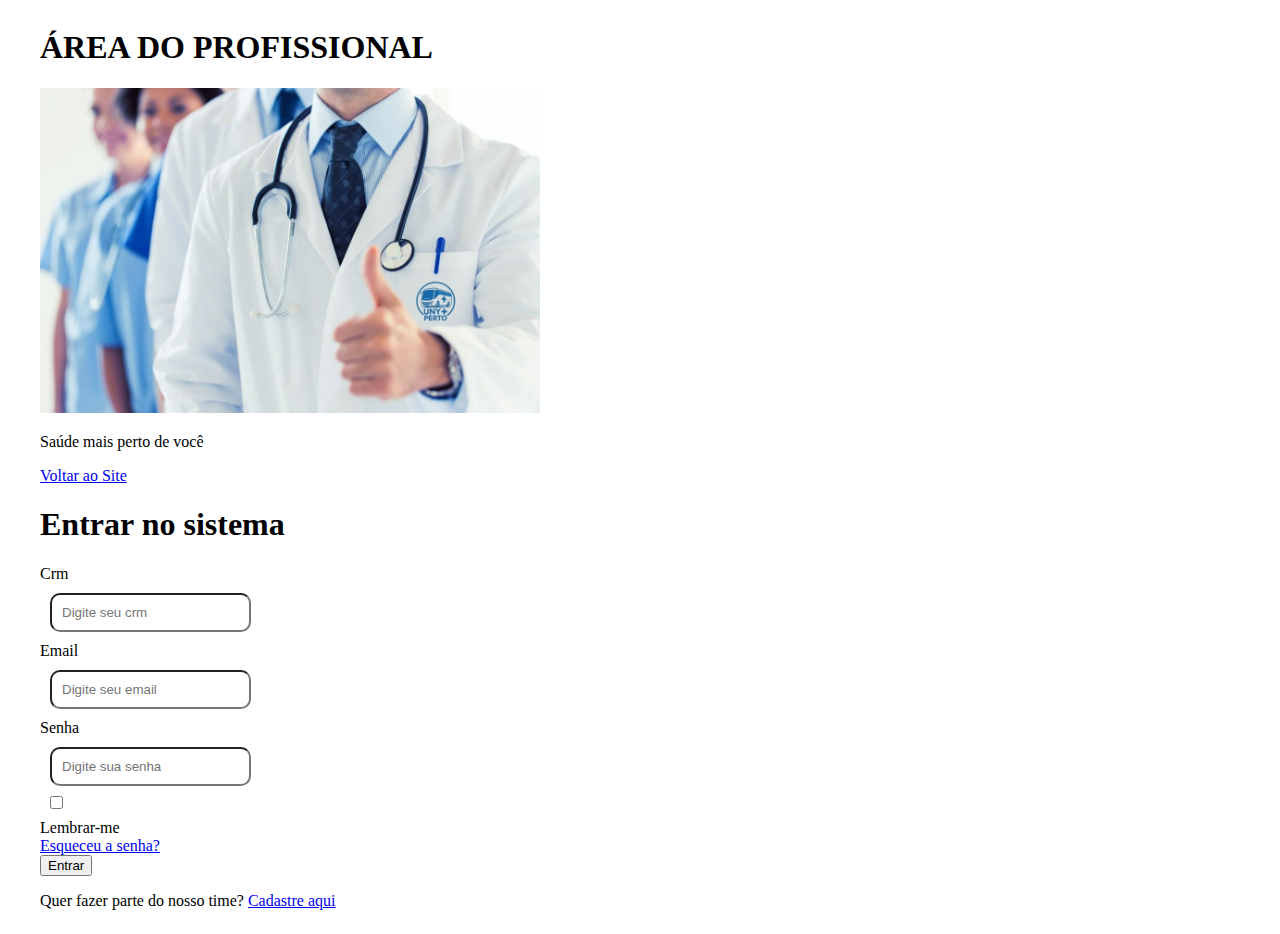
<file: templates/areaprofissional.html>
<!DOCTYPE html>
<html lang="pt-BR">
<head>
    <meta charset="UTF-8">
    <meta name="viewport" content="width=device-width, initial-scale=1.0">
    <title>Login</title>
    <link rel="stylesheet" href="../src/styles/login.css">
</head>
<body>
    <main>
        <div class="container">
            <section class="ladoesquerdo">
                <h1>ÁREA DO PROFISSIONAL</h1>
                <img src="../image/areaprofissional1.jpg" alt="onibusmedico">
                <p>Saúde mais perto de você</p>
                <a href="../index.html">Voltar ao Site</a>
            </section>

            <section class="ladodireito">
                <h1>Entrar no sistema</h1>

                <form>
                    <div class="form-group">
                        <label for="usuario">Crm</label>
                        <input type="text" placeholder="Digite seu crm">
                    </div>
                      <div class="form-group">
                        <label for="usuario">Email</label>
                        <input type="email" placeholder="Digite seu email">
                    </div>
                    <div class="form-group">
                        <label for="senha">Senha</label>
                        <input type="password" placeholder="Digite sua senha">
                    </div>
                    <div class="checkbox-group">
                        <div>
                        <input type="checkbox">
                        <label for="lembrar">Lembrar-me</label>
                        </div>
                        <a href="#">Esqueceu a senha?</a>
                        
                    </div>
                    
                    <button class="btn-default" type="submit">Entrar</button>

                    <p>Quer fazer parte do nosso time? <a href="cadastroarea.html">Cadastre aqui</a></p>
                </form>
            </section>
        </div>
    </main>
</body>
</html>
</file>
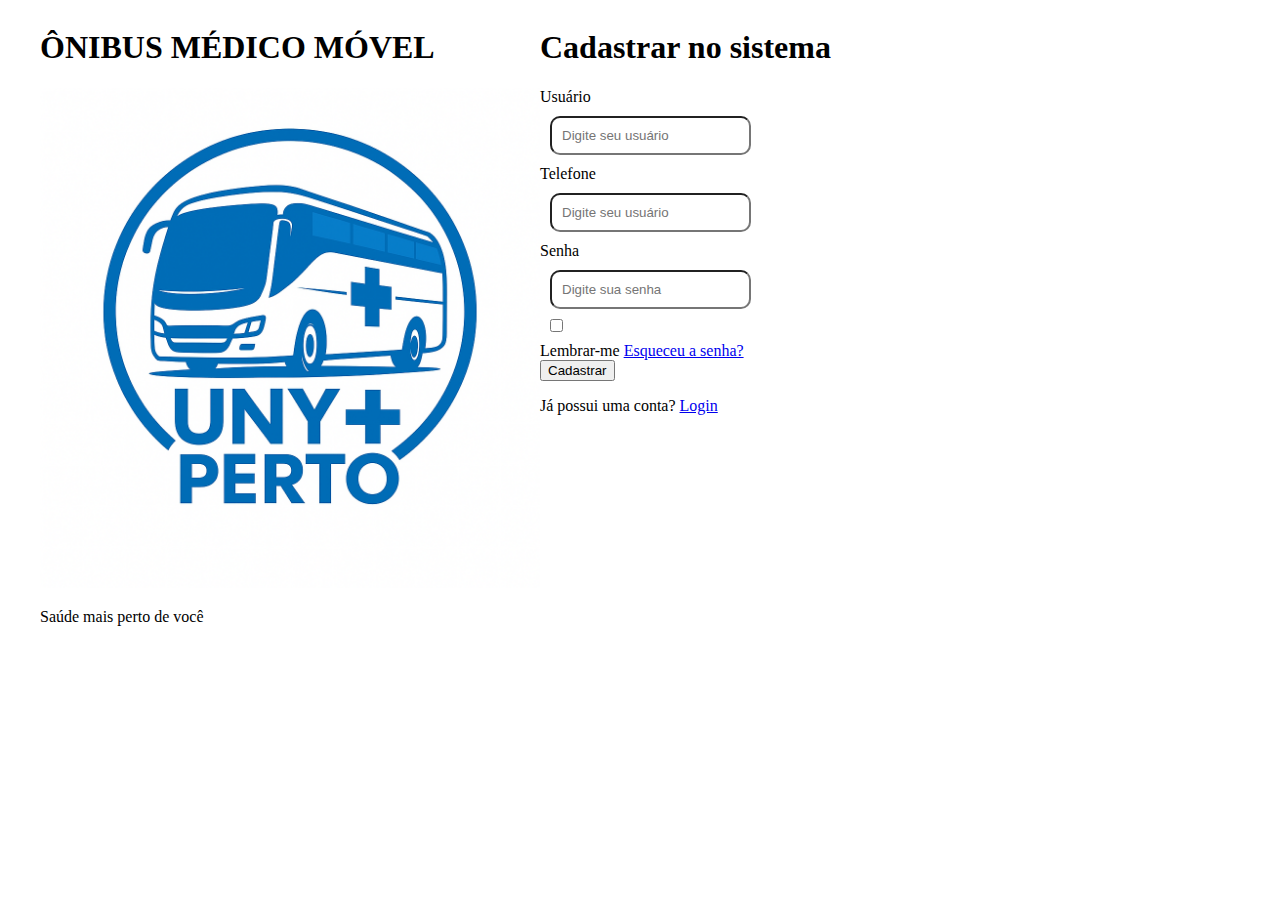
<file: templates/cadastro.html>
<!DOCTYPE html>
<html lang="pt-BR">
<head>
    <meta charset="UTF-8">
    <meta name="viewport" content="width=device-width, initial-scale=1.0">
    <title>Cadastro</title>
    <link rel="stylesheet" href="../src/styles/login.css">
</head>
<body>
    <main>
        <section class="ladoesquerdo">
            <h1>ÔNIBUS MÉDICO MÓVEL</h1>
            <img src="../image/ChatGPT Image 28 de set. de 2025, 20_22_00.png" alt="onibusmedico">
            <p>Saúde mais perto de você</p>
            <!--<a href="../index.html">Voltar ao Site</a>-->
        </section>

        <section class="ladodireito">
            <h1>Cadastrar no sistema</h1>

            <form>
                <div class="form-group">
                    <label for="usuario">Usuário</label>
                    <input type="text" placeholder="Digite seu usuário">
                </div>
                <div class="form-group">
                    <label for="usuario">Telefone</label>
                    <input type="text" placeholder="Digite seu usuário">
                </div>
                <div class="form-group">
                    <label for="senha">Senha</label>
                    <input type="password" placeholder="Digite sua senha">
                </div>
                <div class="checkbox-group">
                    <input type="checkbox">
                    <label for="lembrar">Lembrar-me</label>
                    <a href="#">Esqueceu a senha?</a>
                </div>
                
                <button class="btn-default" type="submit">Cadastrar</button>

                <p>Já possui uma conta? <a href="login.html">Login</a></p>
                
            </form>
        </section>
    </main>
</body>
</html>
</file>
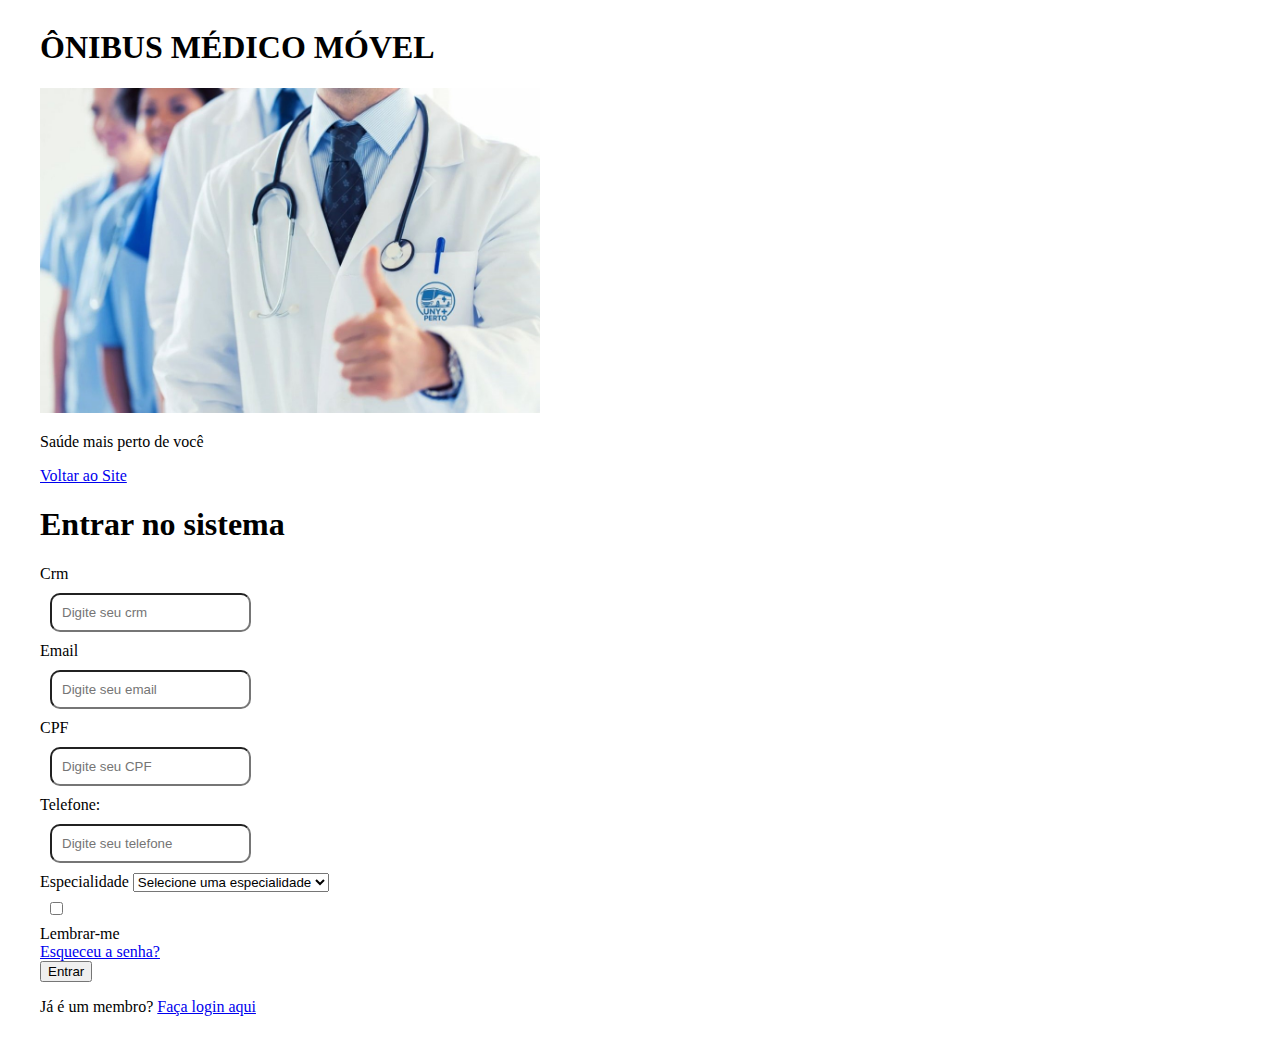
<file: templates/cadastroarea.html>
<!DOCTYPE html>
<html lang="pt-BR">
<head>
    <meta charset="UTF-8">
    <meta name="viewport" content="width=device-width, initial-scale=1.0">
    <title>Login</title>
    <link rel="stylesheet" href="../src/styles/login.css">
</head>
<body>
    <main>
        <div class="container">
            <section class="ladoesquerdo">
                <h1>ÔNIBUS MÉDICO MÓVEL</h1>
                <img src="../image/img_AreaProf/areaprofissional1.jpg" alt="onibusmedico">
                <p>Saúde mais perto de você</p>
                <a href="../index.html">Voltar ao Site</a>
            </section>

            <section class="ladodireito">
                <h1>Entrar no sistema</h1>

                <form>
                    <div class="form-group">
                        <label for="usuario">Crm</label>
                        <input type="text" placeholder="Digite seu crm">
                    </div>
                      <div class="form-group">
                        <label for="usuario">Email</label>
                        <input type="email" placeholder="Digite seu email">
                    </div>
                     <div class="form-group">
                        <label for="telefoneq">CPF</label>
                        <input type="text" placeholder="Digite seu CPF">
                    </div>
                    <div class="form-group">
                        <label for="telefone">Telefone:</label>
                        <input type="tel" placeholder="Digite seu telefone">
                    </div>
                     <div class="form-group">
                        <label for="telefone">Especialidade</label>
                        <select name="" id="">
                            <option value="" disabled selected>Selecione uma especialidade</option>
                            <option value="cardiologia">Cardiologia</option>
                            <option value="pediatria">Pediatria</option>
                            <option value="clinico-geral">Clínico Geral</option>
                        </select>
                    </div>
                    
                    <div class="checkbox-group">
                        <div>
                        <input type="checkbox">
                        <label for="lembrar">Lembrar-me</label>
                        </div>
                        <a href="#">Esqueceu a senha?</a>
                    </div>
                    
                    <button class="btn-default" type="submit">Entrar</button>

                    <p>Já é um membro? <a href="areaprofissional.html">Faça login aqui</a></p>
                </form>
            </section>
        </div>
    </main>
</body>
</html>
</file>
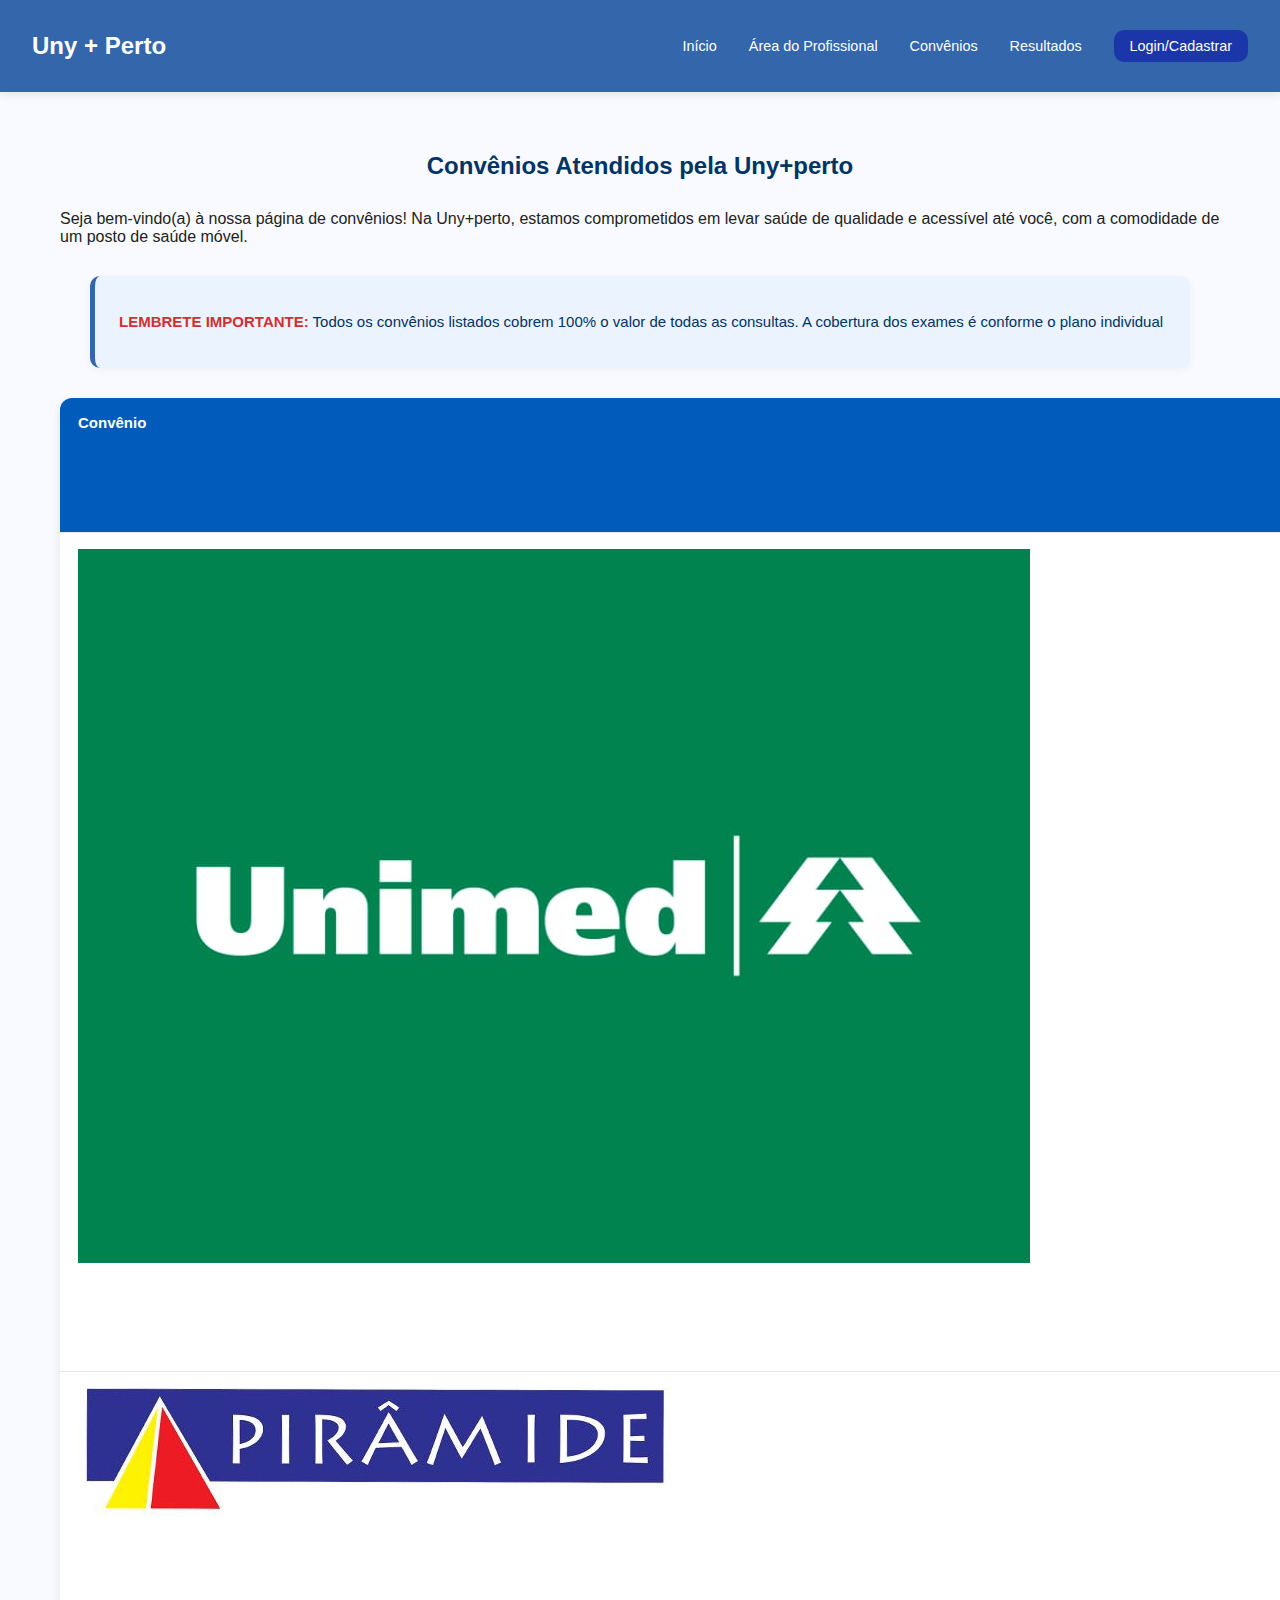
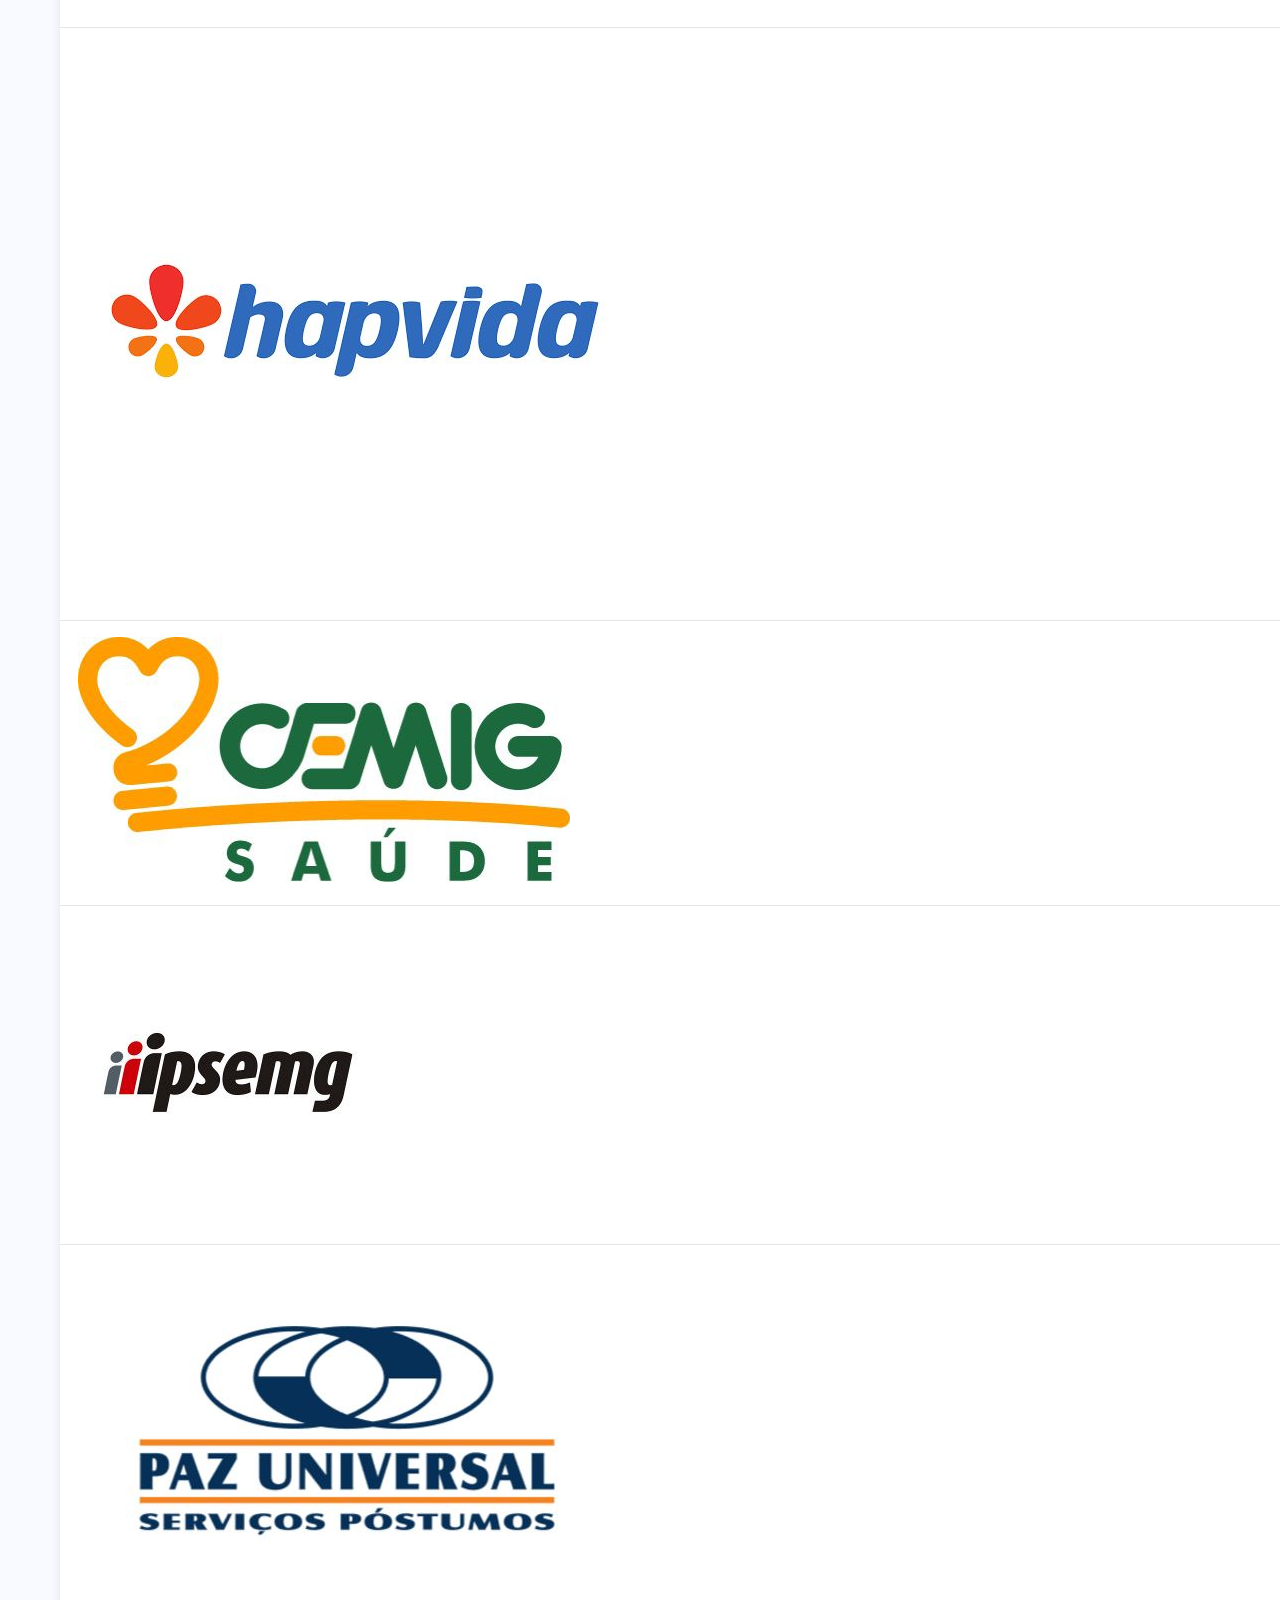
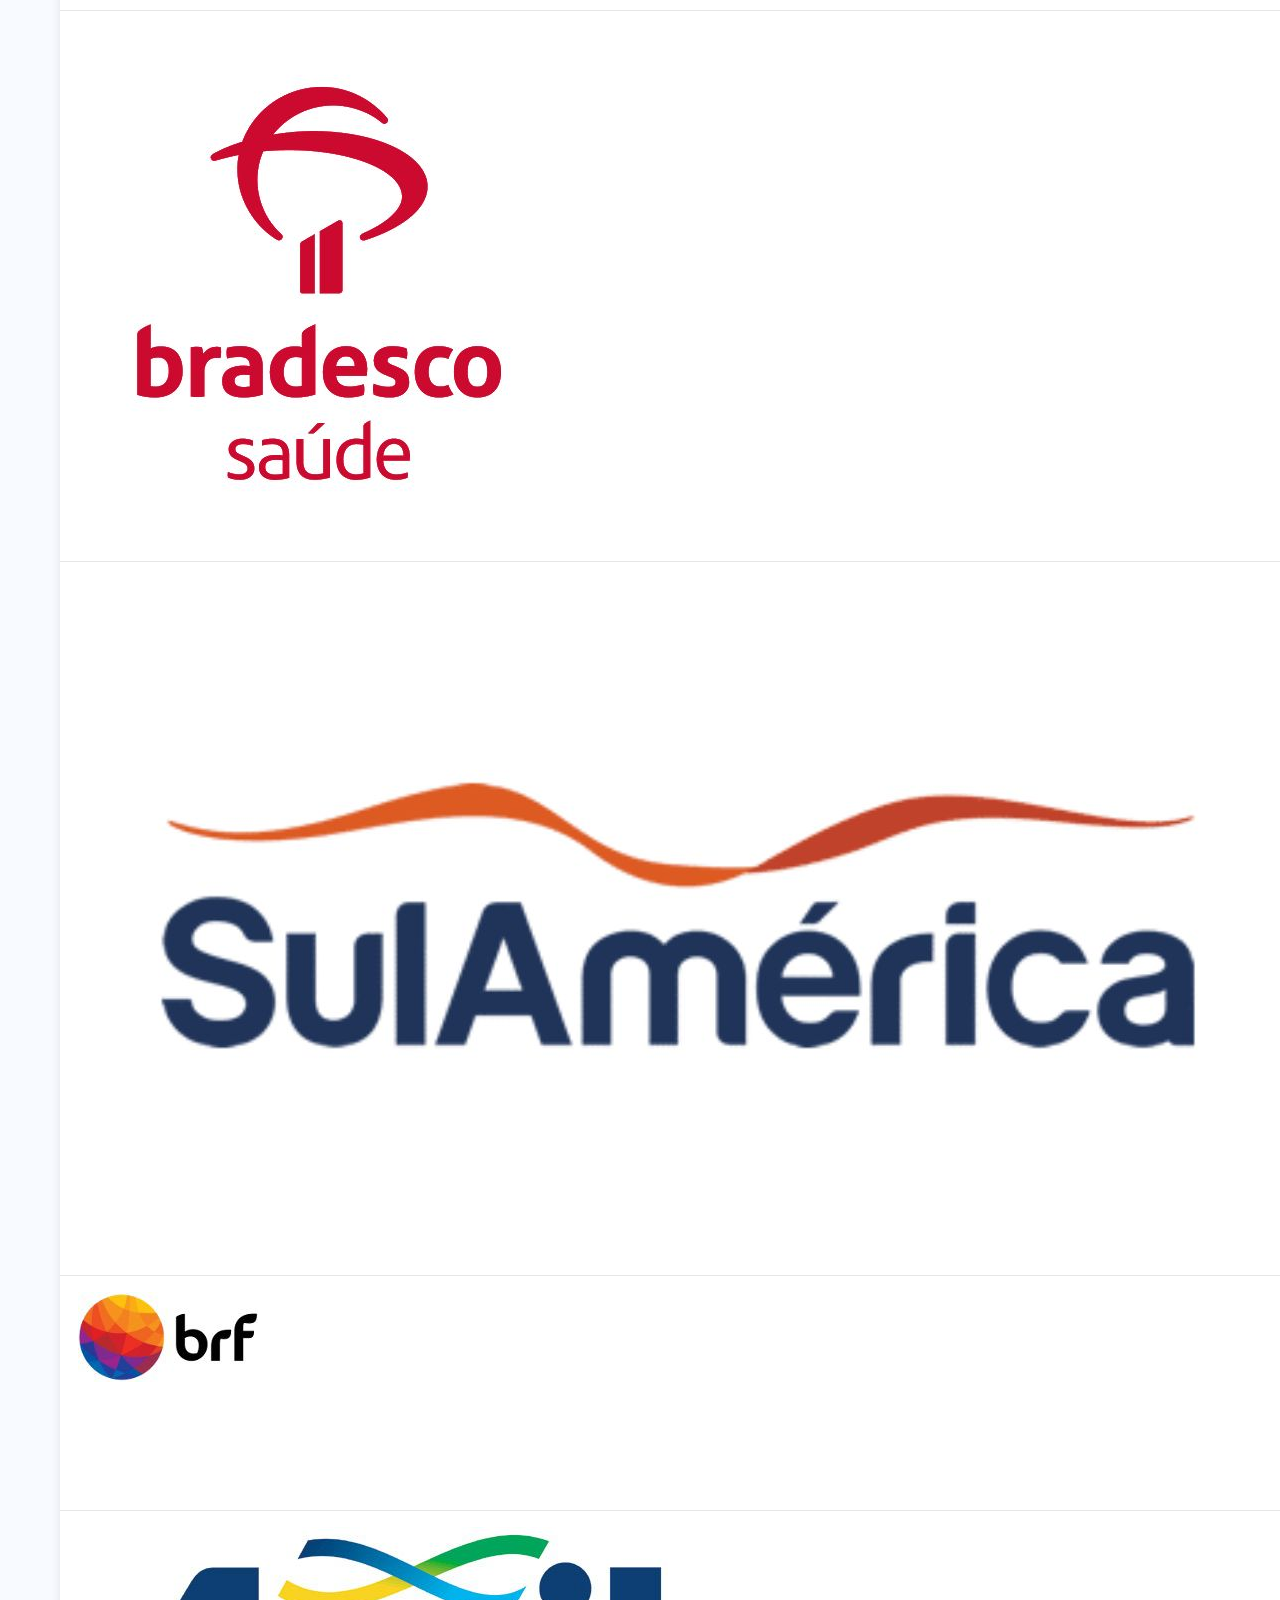
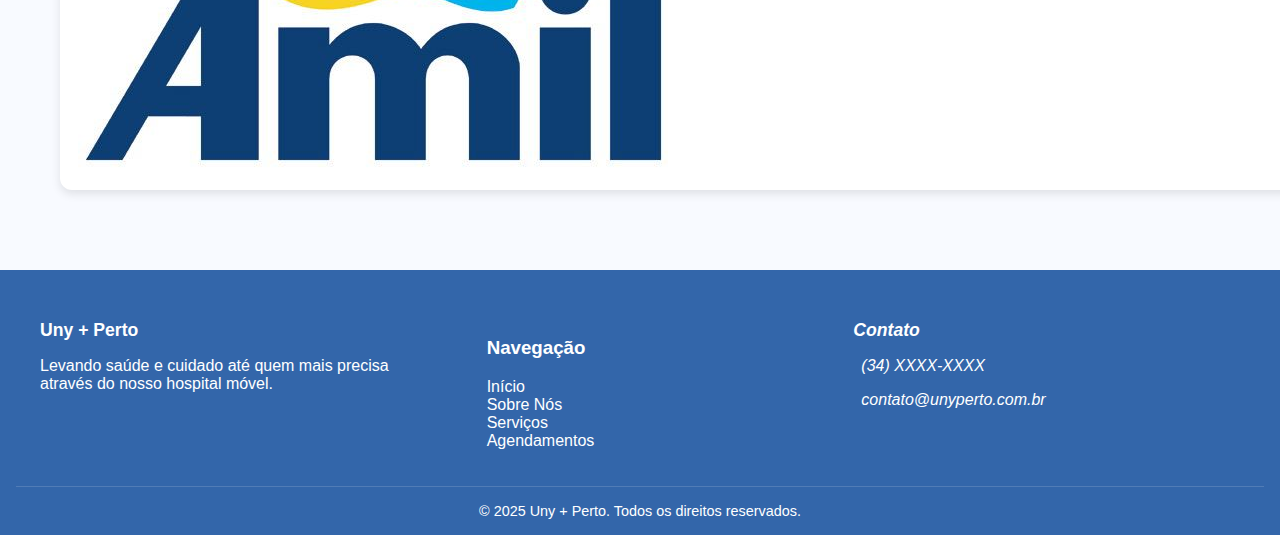
<file: templates/convenios.html>
<!DOCTYPE html>
<html lang="pt-BR">

<head>
    <meta charset="UTF-8">
    <meta name="viewport" content="width=device-width, initial-scale=1.0">
    <title>Convênios</title>
    <link rel="stylesheet" href="../src/styles/convenios.css">
</head>

<body>
    <header>
        <nav>
            <h1>Uny + Perto</h1>
            <div class="mobile-menu" id="mobile-menu">
                <div class="line1"></div>
                <div class="line2"></div>
                <div class="line3"></div>
            </div>
            <ul class="nav-list">
                <li><a href="../index.html">Início</a></li>
                <li><a href="areaprofissional.html">Área do Profissional</a></li>
                <li><a href="convenios.html">Convênios</a></li>
                <li><a href="resultado.html">Resultados</a></li>
                <li><a href="login.html" class="login-btn">Login/Cadastrar</a></li>
            </ul>
        </nav>
    </header>
    <main>
        <section class="introducao">
            <h2>Convênios Atendidos pela Uny+perto</h2>
            <p>Seja bem-vindo(a) à nossa página de convênios! Na Uny+perto, estamos comprometidos em levar saúde de
                qualidade e acessível até você, com a comodidade de um posto de saúde móvel.</p>
        </section>

        <section class="informativo">
            <p><strong>Lembrete Importante:</strong> Todos os convênios listados cobrem 100% o valor de todas as consultas. A cobertura dos exames é conforme o plano individual</p>
        </section>

        <section class="tabela">
            <table>
                <thead>
                    <tr>
                        <th>Convênio</th>
                        <th>Exames Clínicos Realizados (geralmente cobertos 100%)</th>
                        <th>Exames e Procedimentos NÃO Cobertos</th>
                    </tr>
                </thead>
                <tbody>
                    <tr>
                        <td><img src="../image/Unimed.jpg" alt="Unimed"></td>
                        <td>Hemograma, Glicemia, Colesterol e Triglicerídeos, Ureia e Creatinina, TGO e TGP, Urina Tipo
                            1,
                            Parasitológico de Fezes, TSH, T4 Livre, Insulina, Beta HCG (Beta), Vitamina B12, Vitamina
                            B9, Vitamina C,
                            Vitamina D, Vitamina A, Vitamina K, Vitamina E, Sódio, Ferro, Zinco, Cobre, Fósforo, Cálcio
                            Total, DNA,
                            Ferritina, Transferrina, Lipase, HIV, Tipagem Sanguínea, PCR, Contagem de Plaquetas,
                            Reticulócitos e
                            outros.
                        </td>
                        <td>Exames Admissional e Demissional (Estes são de responsabilidade da EMPRESA).</td>
                    </tr>
                    <tr>
                        <td><img src="../image/piramede.jpg" alt="piramede"></td>
                        <td>Hemograma, Glicemia, Colesterol e Triglicerídeos, Ureia e Creatinina, TGO e TGP, Urina Tipo
                            1.</td>
                        <td>Exames Admissional e Demissional (Estes são de responsabilidade da EMPRESA).</td>
                    </tr>
                    <tr>
                        <td><img src="../image/Hapvida.jpg" alt=""></td>
                        <td>Hemograma, Glicemia, Colesterol e Triglicerídeos, Ureia e Creatinina, TGO e TGP, Urina Tipo
                            1,
                            Parasitológico de Vitamina B e E, Vitamina D, TSH, T4 Livre.</td>
                        <td>Exames Admissional e Demissional (Estes são de responsabilidade da EMPRESA).</td>
                    </tr>
                    <tr>
                        <td><img src="../image/Cemig.jpg" alt="Cemig"></td>
                        <td>Hemograma, Glicemia, Colesterol e Triglicerídeos, Ureia e Cobre, Vitamina A, Vitamina K,
                            Vitamina E.</td>
                        <td>Exames Admissional e Demissional (Estes são de responsabilidade da EMPRESA).</td>
                    </tr>
                    <tr>
                        <td><img src="../image/Ipsemg.jpg" alt=""></td>
                        <td>Hemograma, Glicemia, Colesterol e Triglicerídeos, Ureia e Creatinina, TGO e TGP, Urina Tipo
                            1,
                            Parasitológico de Vitamina B e E, Vitamina D, TSH, T4 Livre.</td>
                        <td>Exames Admissional e Demissional (Estes são de responsabilidade da EMPRESA).</td>
                    </tr>
                    <tr>
                        <td><img src="../image/Paz_Universal.jpg" alt=""></td>
                        <td>Hemograma, Glicemia, Colesterol e Triglicerídeos, Ureia e Creatinina, TGO e TGP, Urina
                            Tipoamina E.</td>
                        <td>Exames Admissional e Demissional (Estes são de responsabilidade da EMPRESA).</td>
                    </tr>
                    <tr>
                        <td><img src="../image/Bradesco.jpg" alt=""></td>
                        <td>Hemograma, Glicemia, Colesterol e Triglicerídeos, Ureia e Creatinina, TGO e TGP, Urina Tipo
                            1,
                            Parasitológico de Vitamina B e E, Vitamina D, TSH, T4 Livre.</td>
                        <td>Exames Admissional e Demissional (Estes são de responsabilidade da EMPRESA).</td>
                    </tr>
                    <tr>
                        <td><img src="../image/SulAmerica.jpg" alt=""></td>
                        <td>Hemograma, Glicemia, Colesterol e Triglicerídeos, Ureia e Cálcio Total, Contagem de
                            Reticulócitos.</td>
                        <td>Exames Admissional e Demissional (Estes são de responsabilidade da EMPRESA).</td>
                    </tr>
                    <tr>
                        <td><img src="../image/Brf.jpg" alt=""></td>
                        <td>Hemograma, Glicemia, Colesterol e Triglicerídeos, Ureia e Creatinina, TGO e TGP, Urina
                            Tipoamina E.</td>
                        <td>Exames Admissional e Demissional (Estes são de responsabilidade da EMPRESA).</td>
                    </tr>
                    <tr>
                        <td><img src="../image/Amil.jpg" alt=""></td>
                        <td>Hemograma, Glicemia, Colesterol e Triglicerídeos, Fosforo, Cálcio Total, Contagem de
                            Plaquetas.</td>
                        <td>Exames Admissional e Demissional (Estes são de responsabilidade da EMPRESA).</td>
                    </tr>
                </tbody>
            </table>
        </section>
    </main>
    <footer>
        <div class="footer-content">
            <div class="footer-sobre">
                <h3>Uny + Perto</h3>
                <p>Levando saúde e cuidado até quem mais precisa através do nosso hospital móvel.</p>
            </div>
            <nav class="footer-navegacao" aria-label="Navegação do rodapé">
                <ul>
                    <h3>Navegação</h3>
                    <li><a href="../index.html">Início</a></li>
                    <li><a href="sobre.html">Sobre Nós</a></li>
                    <li><a href="servicos.html">Serviços</a></li>
                    <li><a href="#">Agendamentos</a></li>
                </ul>
            </nav>
            <address class="footer-contato">
                <h3>Contato</h3>
                <p><i class="fa-solid fa-phone"></i> (34) XXXX-XXXX</p>
                <p><i class="fa-solid fa-envelope"></i> <a
                        href="mailto:contato@unyperto.com.br">contato@unyperto.com.br</a>
                </p>
                <div class="social-icons">
                    <a href="#" title="Instagram" target="_blank" rel="noopener"><i class="fa-brands fa-instagram"></i>
                    </a>
                    <a href="#" title="WhatsApp" target="_blank" rel="noopener"><i class="fa-brands fa-whatsapp"></i>
                    </a>
                    <a href="#" title="WhatsApp" target="_blank" rel="noopener"><i class="fa-brands fa-whatsapp"></i>
                    </a>
                </div>
            </address>
        </div>
        <div class="footer-bottom">
            &copy; 2025 Uny + Perto. Todos os direitos reservados.
        </div>
    </footer>

    <script src="../src/js/script.js"></script>
</body>

</html>
</file>
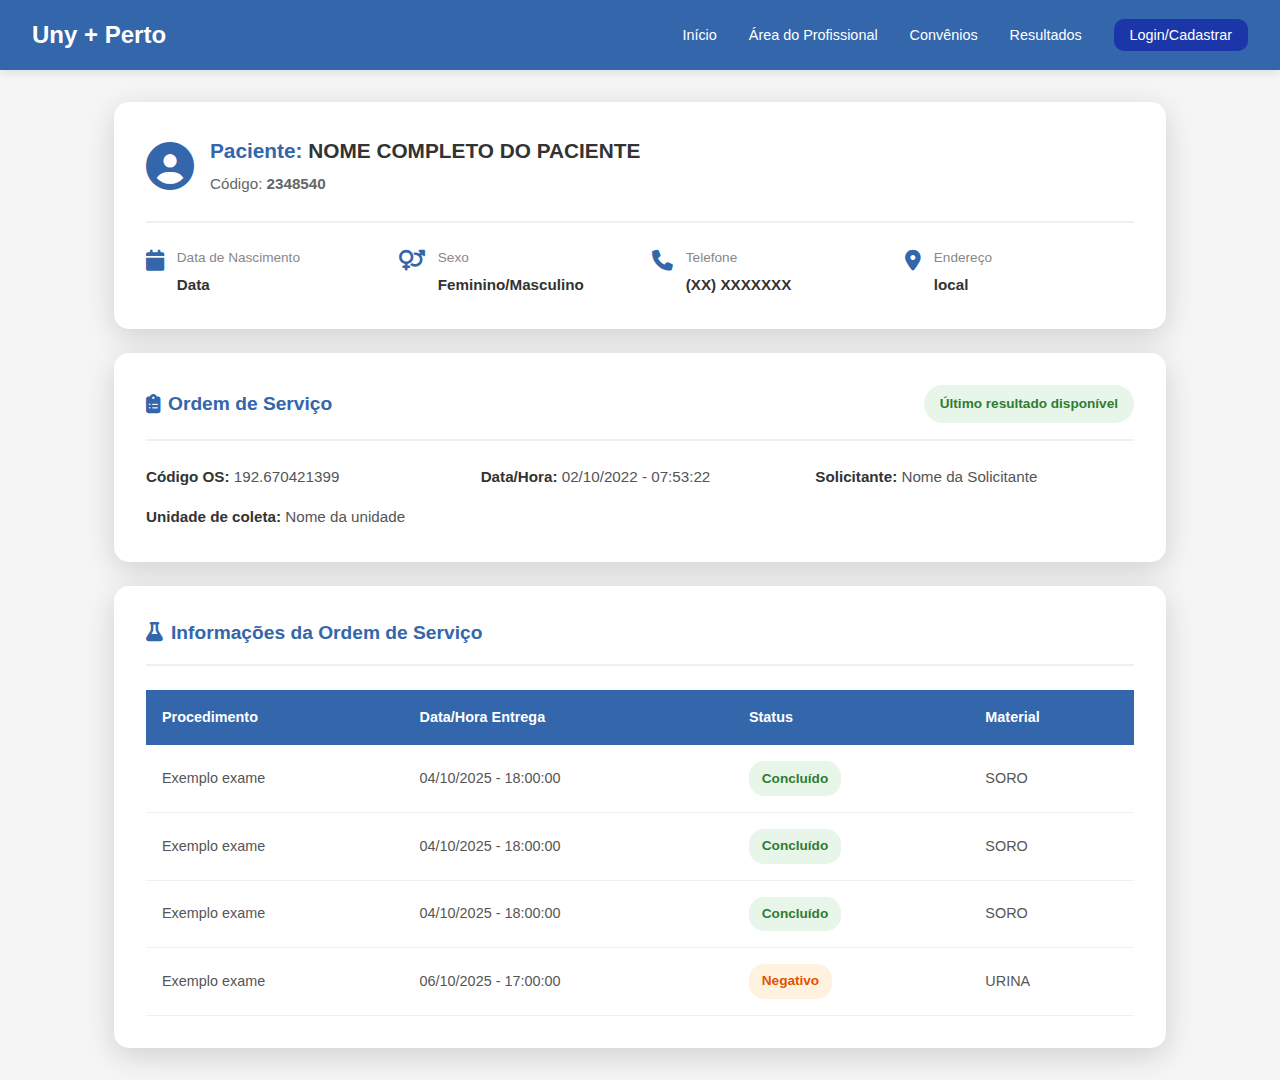
<file: templates/resultado.html>
<!DOCTYPE html>
<html lang="pt-br">
<head>
    <meta charset="UTF-8">
    <meta name="viewport" content="width=device-width, initial-scale=1.0">
    <title>Uny+Perto - Resultados</title>
    <link rel="stylesheet" href="../src/styles/resultado.css">
    <link rel="stylesheet" href="https://cdnjs.cloudflare.com/ajax/libs/font-awesome/6.4.0/css/all.min.css">
</head>
<body>
    <header>
        <nav>
            <h1>Uny + Perto</h1>
            <div class="mobile-menu">
                <div class="line1"></div>
                <div class="line2"></div>
                <div class="line3"></div>
            </div>
            <ul class="nav-list">
                <li><a href="../index.html">Início</a></li>
                <li><a href="./areaprofissional.html">Área do Profissional</a></li>
                <li><a href="./convenios.html">Convênios</a></li>
                <li><a href="./resultado.html">Resultados</a></li>
                <li><a href="templates/login.html" class="login-btn">Login/Cadastrar</a></li>
            </ul>
        </nav>
    </header>

    <main>
        <section class="paciente-info">
            <div class="info-header">
                <i class="fas fa-user-circle"></i>
                <div>
                    <h2>Paciente: <span>NOME COMPLETO DO PACIENTE</span></h2>
                    <p>Código: <strong>2348540</strong></p>
                </div>
            </div>
            <div class="info-details">
                <div class="detail-item">
                    <i class="fas fa-calendar"></i>
                    <div>
                        <small>Data de Nascimento</small>
                        <strong>Data</strong>
                    </div>
                </div>
                <div class="detail-item">
                    <i class="fas fa-venus-mars"></i>
                    <div>
                        <small>Sexo</small>
                        <strong>Feminino/Masculino</strong>
                    </div>
                </div>
                <div class="detail-item">
                    <i class="fas fa-phone"></i>
                    <div>
                        <small>Telefone</small>
                        <strong>(XX) XXXXXXX</strong>
                    </div>
                </div>
                <div class="detail-item">
                    <i class="fas fa-map-marker-alt"></i>
                    <div>
                        <small>Endereço</small>
                        <strong>local</strong>
                    </div>
                </div>
            </div>
        </section>

        <section class="ordem-servico">
            <div class="os-header">
                <h3><i class="fas fa-clipboard-list"></i> Ordem de Serviço</h3>
                <span class="status-badge disponivel">Último resultado disponível</span>
            </div>
            <div class="os-info">
                <p><strong>Código OS:</strong> 192.670421399</p>
                <p><strong>Data/Hora:</strong> 02/10/2022 - 07:53:22</p>
                <p><strong>Solicitante:</strong> Nome da Solicitante</p>
                <p><strong>Unidade de coleta:</strong> Nome da unidade</p>
            </div>
        </section>

        <section class="exames">
            <h3><i class="fas fa-flask"></i> Informações da Ordem de Serviço</h3>
            <table class="exames-table">
                <thead>
                    <tr>
                        <th>Procedimento</th>
                        <th>Data/Hora Entrega</th>
                        <th>Status</th>
                        <th>Material</th>
                    </tr>
                </thead>
                <tbody>
                    <tr>
                        <td>Exemplo exame</td>
                        <td>04/10/2025 - 18:00:00</td>
                        <td><span class="status concluido">Concluído</span></td>
                        <td>SORO</td>
                    </tr>
                    <tr>
                        <td>Exemplo exame</td>
                        <td>04/10/2025 - 18:00:00</td>
                        <td><span class="status concluido">Concluído</span></td>
                        <td>SORO</td>
                    </tr>
                    <tr>
                        <td>Exemplo exame</td>
                        <td>04/10/2025 - 18:00:00</td>
                        <td><span class="status concluido">Concluído</span></td>
                        <td>SORO</td>
                    </tr>
                    <tr>
                        <td>Exemplo exame</td>
                        <td>06/10/2025 - 17:00:00</td>
                        <td><span class="status negativo">Negativo</span></td>
                        <td>URINA</td>
                    </tr>
                </tbody>
            </table>
        </section>
    </main>
</body>
</html>
</file>
<file: src/styles/login.css>
main {
    display: flex;
    max-width: 1200px;
    margin: 0 auto;
}

.logo {
    flex: 1;
}

.form-container {
    flex: 1;
}

.tabs {
    display: flex;
    gap: 10px;
    margin-bottom: 20px;
}

.tab {
    border-radius: 10px;
    padding: 10px 20px;
    border: none;
    background-color: #ddd;
    cursor: pointer;
}

.tab.active {
    background-color: #1e3a8a;
    color: white;
}
input {
    padding: 10px;
    border-radius: 10px;
    display: flex;
    margin: 10px;
}

.checkbox {
    display: flex;
    align-items: center;
}


.btn {
    border: none;
    background-color: #1e3a8a;
    width: 30%;
    padding: 10px;
    border-radius: 10px;
    color: white;
    font-size: 20px;
    cursor: pointer;
    text-decoration: none;
}

img {
    width: 500px;
}
</file>
<file: src/styles/convenios.css>
@import url(header.css);
@import url(footer.css);


* {
    box-sizing: border-box;
    list-style: none;
}

body {
    font-family: "Poppins", Arial, sans-serif;
    background-color: #f8faff;
    color: #222;
    margin: 0;
    padding: 0;
    min-height: 100vh;
    display: flex;
    flex-direction: column;
}

main {
    flex: 1;
    padding: 40px 20px;
    max-width: 1200px;
    margin: 0 auto;
    width: 100%;
}

h2 {
    text-align: center;
    color: #003366;
    margin-bottom: 30px;
}

table {
    width: 100%;
    border-collapse: collapse;
    background: #fff;
    border-radius: 12px;
    overflow: hidden;
    box-shadow: 0 4px 10px rgba(0, 0, 0, 0.1);
}

thead {
    background-color: #005bbb;
    color: #fff;
}

th,
td {
    padding: 16px 18px;
    text-align: left;
    vertical-align: top;
    border-bottom: 1px solid #e6e6e6;
}

th {
    font-size: 15px;
    font-weight: 600;
}

td {
    font-size: 14px;
    line-height: 1.6;
}

tbody tr:last-child td {
    border-bottom: none;
}

tbody tr:hover {
    background-color: #f0f6ff;
}

@media (max-width: 768px) {
    table,
    thead,
    tbody,
    th,
    td,
    tr {
        display: block;
    }

    thead {
        display: none;
    }

    tr {
        background: #fff;
        margin-bottom: 15px;
        border-radius: 10px;
        box-shadow: 0 2px 6px rgba(0, 0, 0, 0.05);
        padding: 10px;
    }

    td {
        border: none;
        display: flex;
        justify-content: space-between;
        padding: 10px 0;
        border-bottom: 1px solid #eee;
    }

    td::before {
        content: attr(data-label);
        font-weight: 600;
        color: #005bbb;
        flex: 1;
        margin-right: 10px;
    }

    td:last-child {
        border-bottom: none;
    }
}


/* === BLOCO INFORMATIVO (NOVO) === */
.informativo {
    background-color: #eaf3ff;
    border-left: 5px solid #3366AA;
    padding: 18px 24px;
    margin: 30px auto;
    border-radius: 10px;
    max-width: 1100px;
    box-shadow: 0 2px 8px rgba(0, 0, 0, 0.05);
    font-size: 15px;
    line-height: 1.7;
    color: #003366;
    transition: all 0.25s ease;
}

.informativo strong {
    color: #d32f2f;
    text-transform: uppercase;
    font-weight: 700;
}

/* Responsividade do bloco informativo */
@media (max-width: 900px) {
    .informativo {
        padding: 16px 18px;
        font-size: 14.5px;
        margin: 25px 10px;
    }
}

@media (max-width: 600px) {
    .informativo {
        padding: 14px 16px;
        font-size: 14px;
        border-left-width: 4px;
        border-radius: 8px;
        line-height: 1.6;
    }

    .informativo strong {
        display: block;
        margin-bottom: 6px;
    }
}
</file>
<file: src/styles/resultado.css>
@import url('header.css');

* {
    margin: 0;
    padding: 0;
    box-sizing: border-box;
}

body {
    font-family: 'Segoe UI', Tahoma, Geneva, Verdana, sans-serif;
    background-color: #f5f5f5;
    min-height: 100vh;
    color: #333;
    line-height: 1.6;
}

main {
    max-width: 1100px;
    margin: 2rem auto;
    padding: 0 1.5rem;
}

.paciente-info {
    background: white;
    border-radius: 15px;
    padding: 2rem;
    margin-bottom: 1.5rem;
    box-shadow: 0 8px 30px rgba(0, 0, 0, 0.15);
}

.info-header {
    display: flex;
    align-items: center;
    gap: 1rem;
    padding-bottom: 1.5rem;
    border-bottom: 2px solid #f0f0f0;
    margin-bottom: 1.5rem;
}

.info-header i {
    font-size: 3rem;
    color: #3366AA;
}

td {
    padding: 8px;
}
.info-header h2 {
    color: #3366AA;
    font-size: 1.3rem;
    margin-bottom: 0.3rem;
}

.info-header h2 span {
    color: #333;
    font-weight: 600;
}

.info-header p {
    color: #666;
    font-size: 0.95rem;
}

.info-details {
    display: grid;
    grid-template-columns: repeat(auto-fit, minmax(220px, 1fr));
    gap: 1.5rem;
}

.detail-item {
    display: flex;
    align-items: flex-start;
    gap: 0.8rem;
}

.detail-item i {
    color: #3366AA;
    font-size: 1.3rem;
    margin-top: 0.2rem;
}

.detail-item small {
    display: block;
    color: #888;
    font-size: 0.85rem;
    margin-bottom: 0.2rem;
}

.detail-item strong {
    color: #333;
    font-size: 0.95rem;
}

.ordem-servico {
    background: white;
    border-radius: 15px;
    padding: 2rem;
    margin-bottom: 1.5rem;
    box-shadow: 0 8px 30px rgba(0, 0, 0, 0.15);
}

.os-header {
    display: flex;
    justify-content: space-between;
    align-items: center;
    margin-bottom: 1.5rem;
    padding-bottom: 1rem;
    border-bottom: 2px solid #f0f0f0;
}

.os-header h3 {
    color: #3366AA;;
    font-size: 1.2rem;
    display: flex;
    align-items: center;
    gap: 0.5rem;
}

.status-badge {
    padding: 0.5rem 1rem;
    border-radius: 20px;
    font-size: 0.85rem;
    font-weight: 600;
}

.status-badge.disponivel {
    background: #e8f5e9;
    color: #2e7d32;
}

.os-info {
    display: grid;
    grid-template-columns: repeat(auto-fit, minmax(250px, 1fr));
    gap: 1rem;
}

.os-info p {
    color: #555;
    font-size: 0.95rem;
}

.os-info strong {
    color: #333;
}

.exames {
    background: white;
    border-radius: 15px;
    padding: 2rem;
    margin-bottom: 1.5rem;
    box-shadow: 0 8px 30px rgba(0, 0, 0, 0.15);
}

.exames h3 {
    color: #3366AA;
    font-size: 1.2rem;
    margin-bottom: 1.5rem;
    display: flex;
    align-items: center;
    gap: 0.5rem;
    padding-bottom: 1rem;
    border-bottom: 2px solid #f0f0f0;
}

.exames-table {
    width: 100%;
    border-collapse: collapse;
    overflow-x: auto;

}

.exames-table thead {
    background: #3366AA;
    color: white;
}

.exames-table th {
    padding: 1rem;
    text-align: left;
    font-weight: 600;
    font-size: 0.9rem;
}

.exames-table tbody tr {
    border-bottom: 1px solid #f0f0f0;
    transition: background 0.2s;
}

.exames-table tbody tr:hover {
    background: #f8f9ff;
}

.exames-table td {
    padding: 1rem;
    font-size: 0.9rem;
    color: #555;
}

.status {
    display: inline-block;
    padding: 0.4rem 0.8rem;
    border-radius: 15px;
    font-size: 0.85rem;
    font-weight: 600;
}

.status.concluido {
    background: #e8f5e9;
    color: #2e7d32;
}

.status.negativo {
    background: #fff3e0;
    color: #e65100;
}



@media(max-width: 768px) {
    .nav-list {
        display: none;
    }
    
    .mobile-menu {
        display: block;
        cursor: pointer;
    }
    
    main {
        padding: 0 1rem;
    }
    
    .info-details {
        grid-template-columns: 1fr;
    }
    
    .os-header {
        flex-direction: column;
        align-items: flex-start;
        gap: 1rem;
    }
    
    .exames-table {
        font-size: 0.85rem;
    }
    
    .exames-table th,
    .exames-table td {
        padding: 0.7rem 0.5rem;
    }
}

@media(max-width: 600px) {
    .paciente-info,
    .ordem-servico,
    .exames,
    .info-footer {
        padding: 1.5rem;
    }
    
    .info-header {
        flex-direction: column;
        text-align: center;
    }
    
    .exames-table {
        display: block;
        overflow-x: auto;
        white-space: nowrap;
    }
}
</file>
